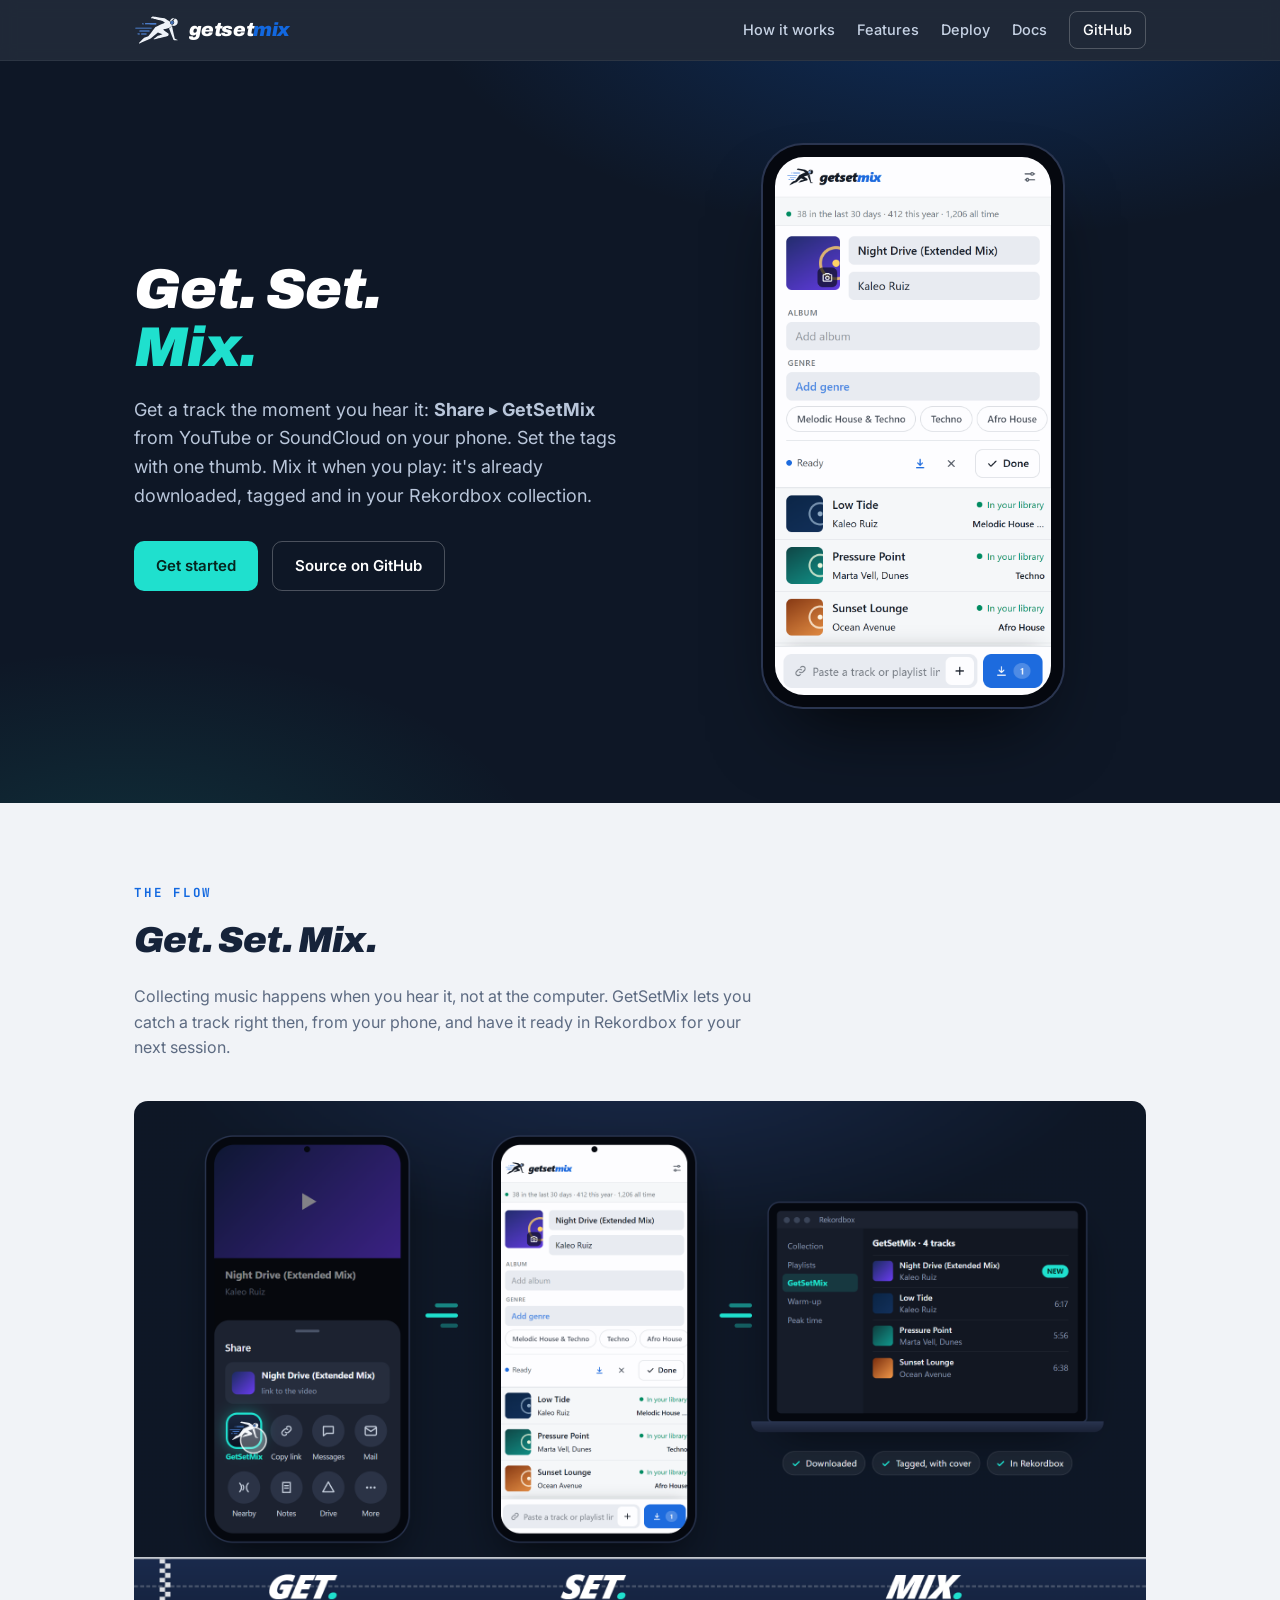
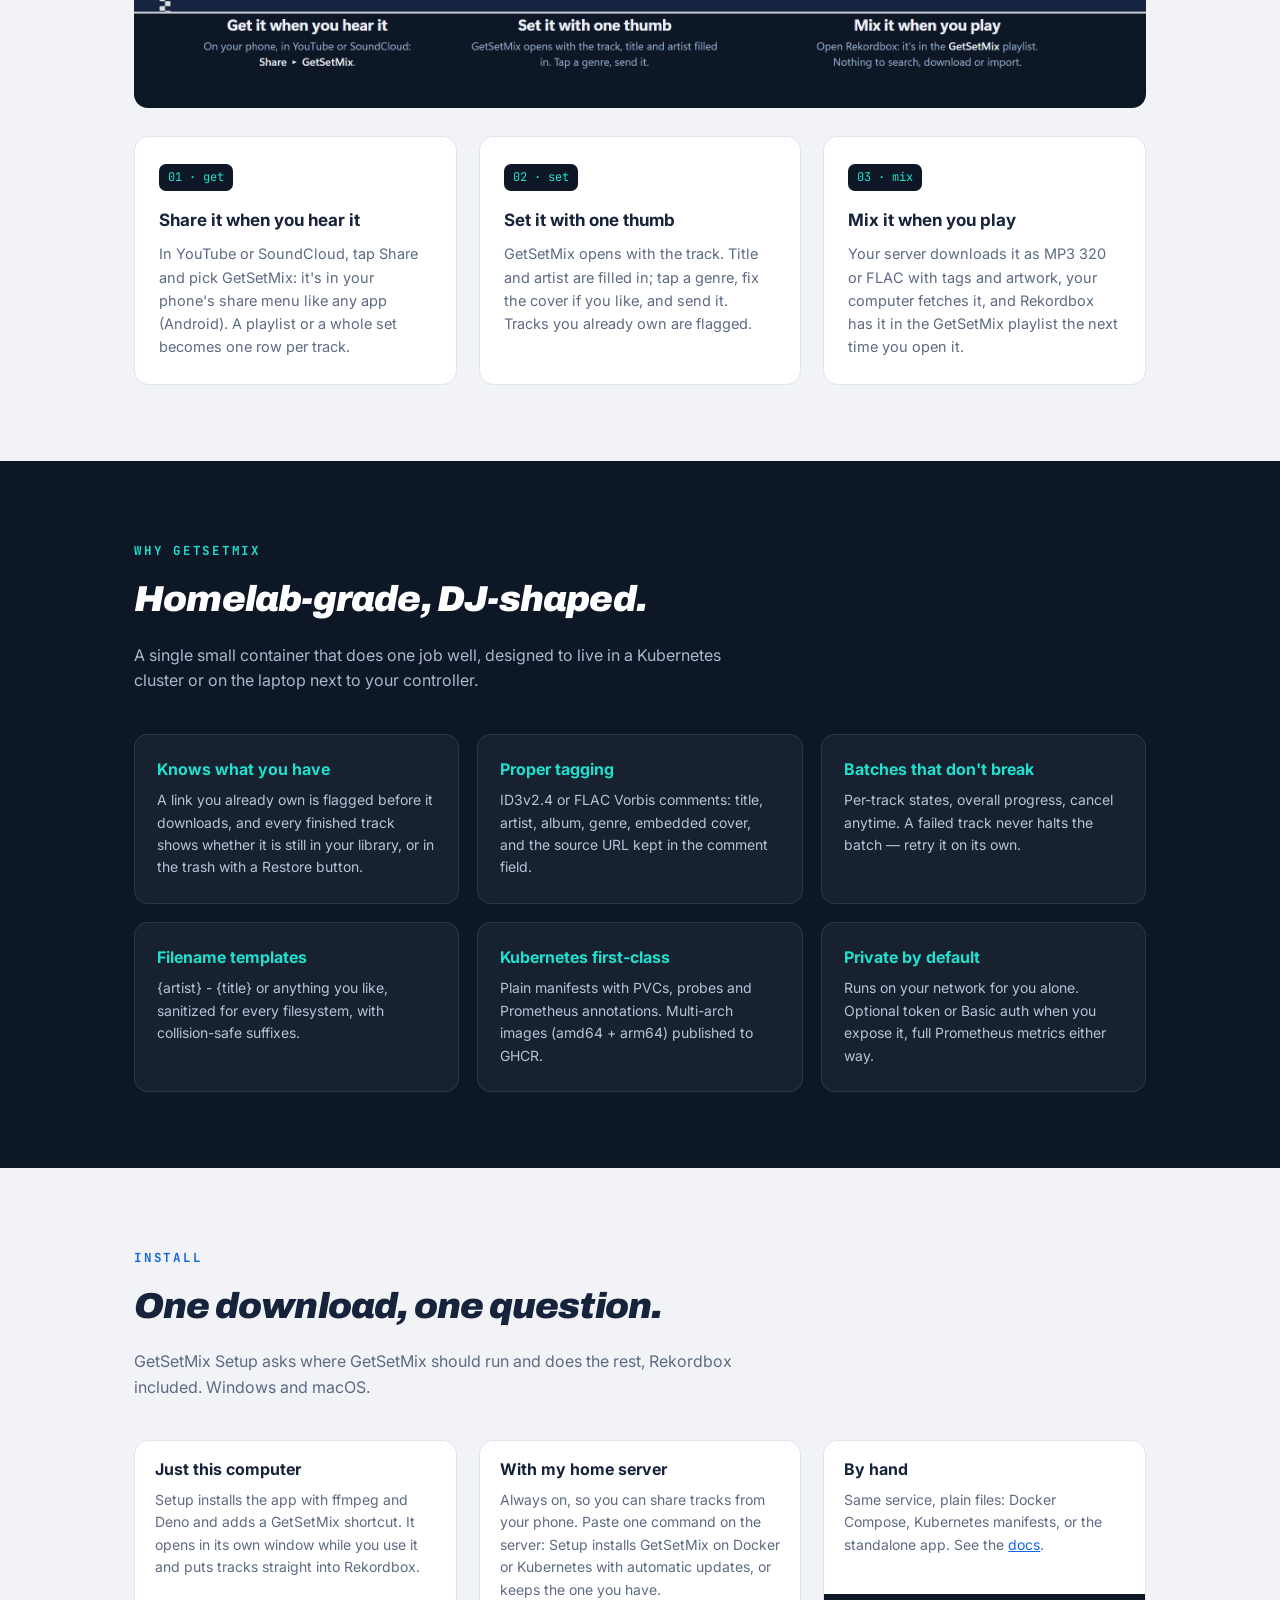
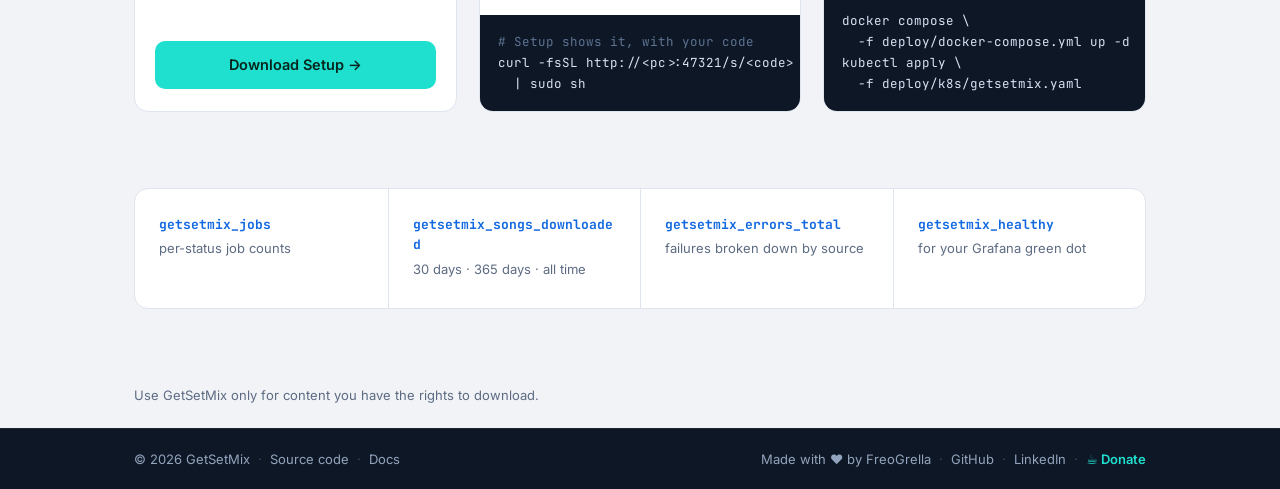
<file: site/index.html>
<!doctype html>
<html lang="en">
<head>
<meta charset="utf-8">
<meta name="viewport" content="width=device-width, initial-scale=1">
<title>GetSetMix — self-hosted DJ ingestion for your homelab</title>
<meta name="description" content="Paste a link, fix the tags, and land tracks straight in your Rekordbox library. Self-hosted, Kubernetes-ready, under 1 GB of RAM.">
<link rel="icon" href="assets/icon.svg" type="image/svg+xml">
<link rel="icon" href="assets/favicon.ico" sizes="any">
<link rel="preconnect" href="https://fonts.googleapis.com">
<link rel="preconnect" href="https://fonts.gstatic.com" crossorigin>
<link href="https://fonts.googleapis.com/css2?family=Archivo:ital,wght@1,900&family=Inter:wght@400;500;600&family=JetBrains+Mono:wght@400;700&display=swap" rel="stylesheet">
<link rel="stylesheet" href="style.css">
</head>
<body>

<header class="site-head">
  <div class="wrap">
    <a class="brand" href="./">
      <img src="assets/mark-light.svg" alt="">
      <b>getset<i>mix</i></b>
    </a>
    <nav>
      <a href="#flow">How it works</a>
      <a href="#features">Features</a>
      <a href="#deploy">Deploy</a>
      <a class="keep" href="docs.html">Docs</a>
      <a class="gh" href="https://github.com/Fre0Grella/getsetmix">GitHub</a>
    </nav>
  </div>
</header>

<div class="hero">
  <div class="dashes" aria-hidden="true"><span></span><span></span><span></span></div>
  <div class="wrap">
    <div>
      <h1>Get. Set.<br><span class="t">Mix.</span></h1>
      <p class="lead">Get a track the moment you hear it: <b>Share ▸ GetSetMix</b> from YouTube or SoundCloud on your phone. Set the tags with one thumb. Mix it when you play: it's already downloaded, tagged and in your Rekordbox collection.</p>
      <div class="cta-row">
        <a class="btn primary" href="docs.html#setup">Get started</a>
        <a class="btn ghost" href="https://github.com/Fre0Grella/getsetmix">Source on GitHub</a>
      </div>
    </div>

    <div class="hero-phone">
      <img src="assets/app-phone-shared.png" alt="GetSetMix on a phone, just after a track was shared from YouTube: title and artist filled in, genre one tap away" width="390" height="760">
    </div>
  </div>
</div>

<section id="flow">
  <div class="wrap">
    <span class="eyebrow">The flow</span>
    <h2>Get. Set. Mix.</h2>
    <p class="sub">Collecting music happens when you hear it, not at the computer. GetSetMix lets you catch a track right then, from your phone, and have it ready in Rekordbox for your next session.</p>
    <img class="flow-img" src="assets/share-flow.png" alt="Get: share a video to GetSetMix from the phone's share menu. Set: GetSetMix opens with the track, pick a genre. Mix: the track is in Rekordbox's GetSetMix playlist." width="1500" height="900">
    <div class="flow">
      <div class="step">
        <span class="k">01 · get</span>
        <h3>Share it when you hear it</h3>
        <p>In YouTube or SoundCloud, tap Share and pick GetSetMix: it's in your phone's share menu like any app (Android). A playlist or a whole set becomes one row per track.</p>
      </div>
      <div class="step">
        <span class="k">02 · set</span>
        <h3>Set it with one thumb</h3>
        <p>GetSetMix opens with the track. Title and artist are filled in; tap a genre, fix the cover if you like, and send it. Tracks you already own are flagged.</p>
      </div>
      <div class="step">
        <span class="k">03 · mix</span>
        <h3>Mix it when you play</h3>
        <p>Your server downloads it as MP3 320 or FLAC with tags and artwork, your computer fetches it, and Rekordbox has it in the GetSetMix playlist the next time you open it.</p>
      </div>
    </div>
  </div>
</section>

<section class="features" id="features">
  <div class="wrap">
    <span class="eyebrow">Why GetSetMix</span>
    <h2>Homelab-grade, DJ-shaped.</h2>
    <p class="sub">A single small container that does one job well, designed to live in a Kubernetes cluster or on the laptop next to your controller.</p>
    <div class="grid">
      <div class="feat"><h3>Knows what you have</h3><p>A link you already own is flagged before it downloads, and every finished track shows whether it is still in your library, or in the trash with a Restore button.</p></div>
      <div class="feat"><h3>Proper tagging</h3><p>ID3v2.4 or FLAC Vorbis comments: title, artist, album, genre, embedded cover, and the source URL kept in the comment field.</p></div>
      <div class="feat"><h3>Batches that don't break</h3><p>Per-track states, overall progress, cancel anytime. A failed track never halts the batch — retry it on its own.</p></div>
      <div class="feat"><h3>Filename templates</h3><p>{artist} - {title} or anything you like, sanitized for every filesystem, with collision-safe suffixes.</p></div>
      <div class="feat"><h3>Kubernetes first-class</h3><p>Plain manifests with PVCs, probes and Prometheus annotations. Multi-arch images (amd64 + arm64) published to GHCR.</p></div>
      <div class="feat"><h3>Private by default</h3><p>Runs on your network for you alone. Optional token or Basic auth when you expose it, full Prometheus metrics either way.</p></div>
    </div>
  </div>
</section>

<section id="deploy">
  <div class="wrap">
    <span class="eyebrow">Install</span>
    <h2>One download, one question.</h2>
    <p class="sub">GetSetMix Setup asks where GetSetMix should run and does the rest, Rekordbox included. Windows and macOS.</p>
    <div class="deploy-cols">
      <div class="deploy-card">
        <h3>Just this computer</h3>
        <p>Setup installs the app with ffmpeg and Deno and adds a GetSetMix shortcut. It opens in its own window while you use it and puts tracks straight into Rekordbox.</p>
        <div class="rel-cta">
          <a class="btn primary" href="https://github.com/Fre0Grella/getsetmix/releases/latest">Download Setup →</a>
        </div>
      </div>
      <div class="deploy-card">
        <h3>With my home server</h3>
        <p>Always on, so you can share tracks from your phone. Paste one command on the server: Setup installs GetSetMix on Docker or Kubernetes with automatic updates, or keeps the one you have.</p>
<pre class="term"><span class="c"># Setup shows it, with your code</span>
curl -fsSL http://&lt;pc&gt;:47321/s/&lt;code&gt; \
  | sudo sh</pre>
      </div>
      <div class="deploy-card">
        <h3>By hand</h3>
        <p>Same service, plain files: Docker Compose, Kubernetes manifests, or the standalone app. See the <a href="docs.html#quickstart">docs</a>.</p>
<pre class="term">docker compose \
  -f deploy/docker-compose.yml up -d
kubectl apply \
  -f deploy/k8s/getsetmix.yaml</pre>
      </div>
    </div>
  </div>
</section>

<div class="metrics">
  <div class="wrap">
    <div class="strip">
      <div class="cell"><b>getsetmix_jobs</b><span>per-status job counts</span></div>
      <div class="cell"><b>getsetmix_songs_downloaded</b><span>30 days · 365 days · all time</span></div>
      <div class="cell"><b>getsetmix_errors_total</b><span>failures broken down by source</span></div>
      <div class="cell"><b>getsetmix_healthy</b><span>for your Grafana green dot</span></div>
    </div>
  </div>
</div>

<p class="fineprint"><span class="wrap">Use GetSetMix only for content you have the rights to download.</span></p>
<footer class="site-footer">
  <div class="wrap">
    <div class="footer-group">
      <span>&copy; <span class="footer-year">2026</span> GetSetMix</span>
      <span class="footer-sep" aria-hidden="true">&middot;</span>
      <a href="https://github.com/Fre0Grella/getsetmix">Source code</a>
      <span class="footer-sep" aria-hidden="true">&middot;</span>
      <a href="docs.html">Docs</a>
    </div>
    <div class="footer-group">
      <span>Made with ❤️ by FreoGrella</span>
      <span class="footer-sep" aria-hidden="true">&middot;</span>
      <a href="https://github.com/Fre0Grella" target="_blank" rel="noreferrer">GitHub</a>
      <span class="footer-sep" aria-hidden="true">&middot;</span>
      <a href="https://www.linkedin.com/in/marco-galeri-2b6500384/" target="_blank" rel="noreferrer">LinkedIn</a>
      <span class="footer-sep" aria-hidden="true">&middot;</span>
      <a class="footer-donate" href="https://ko-fi.com/freogrella" target="_blank" rel="noreferrer">☕ Donate</a>
    </div>
  </div>
</footer>
<script>document.querySelectorAll(".footer-year").forEach(function (el) { el.textContent = new Date().getFullYear(); });</script>

</body>
</html>
</file>
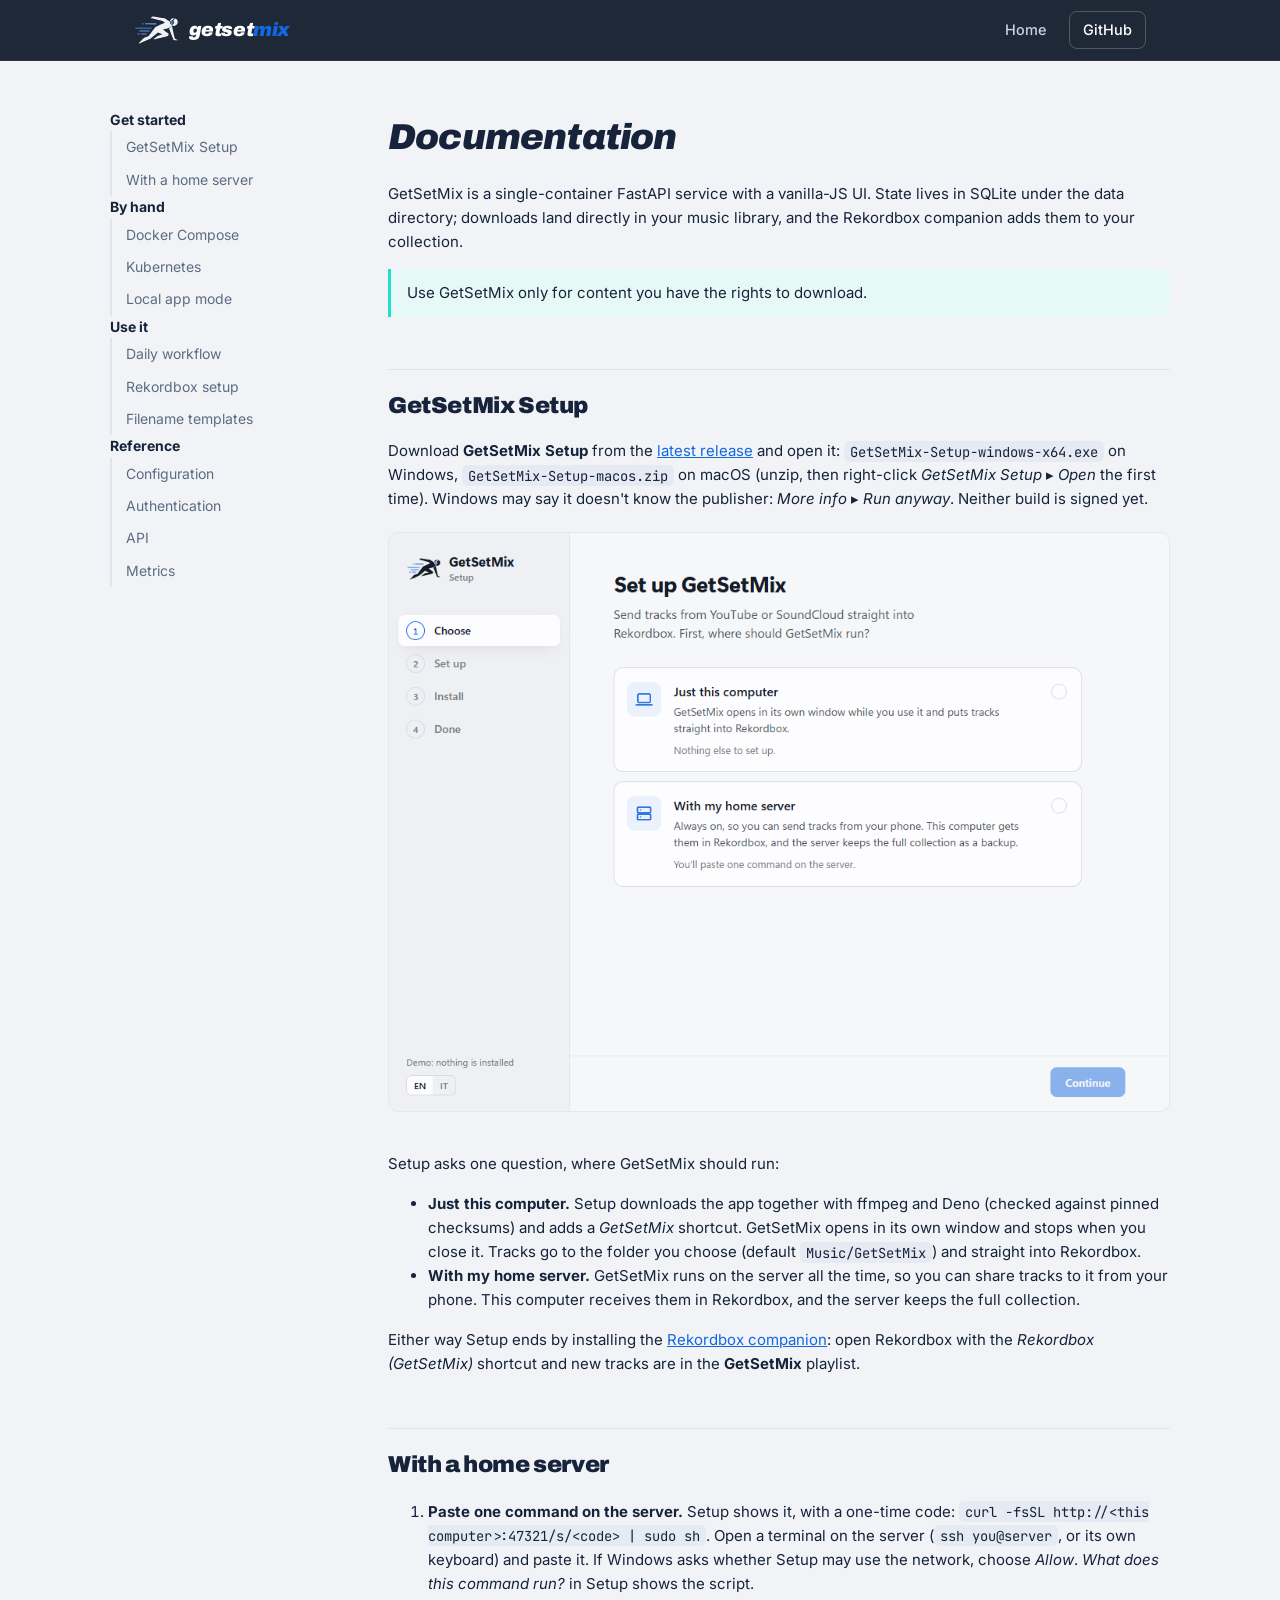
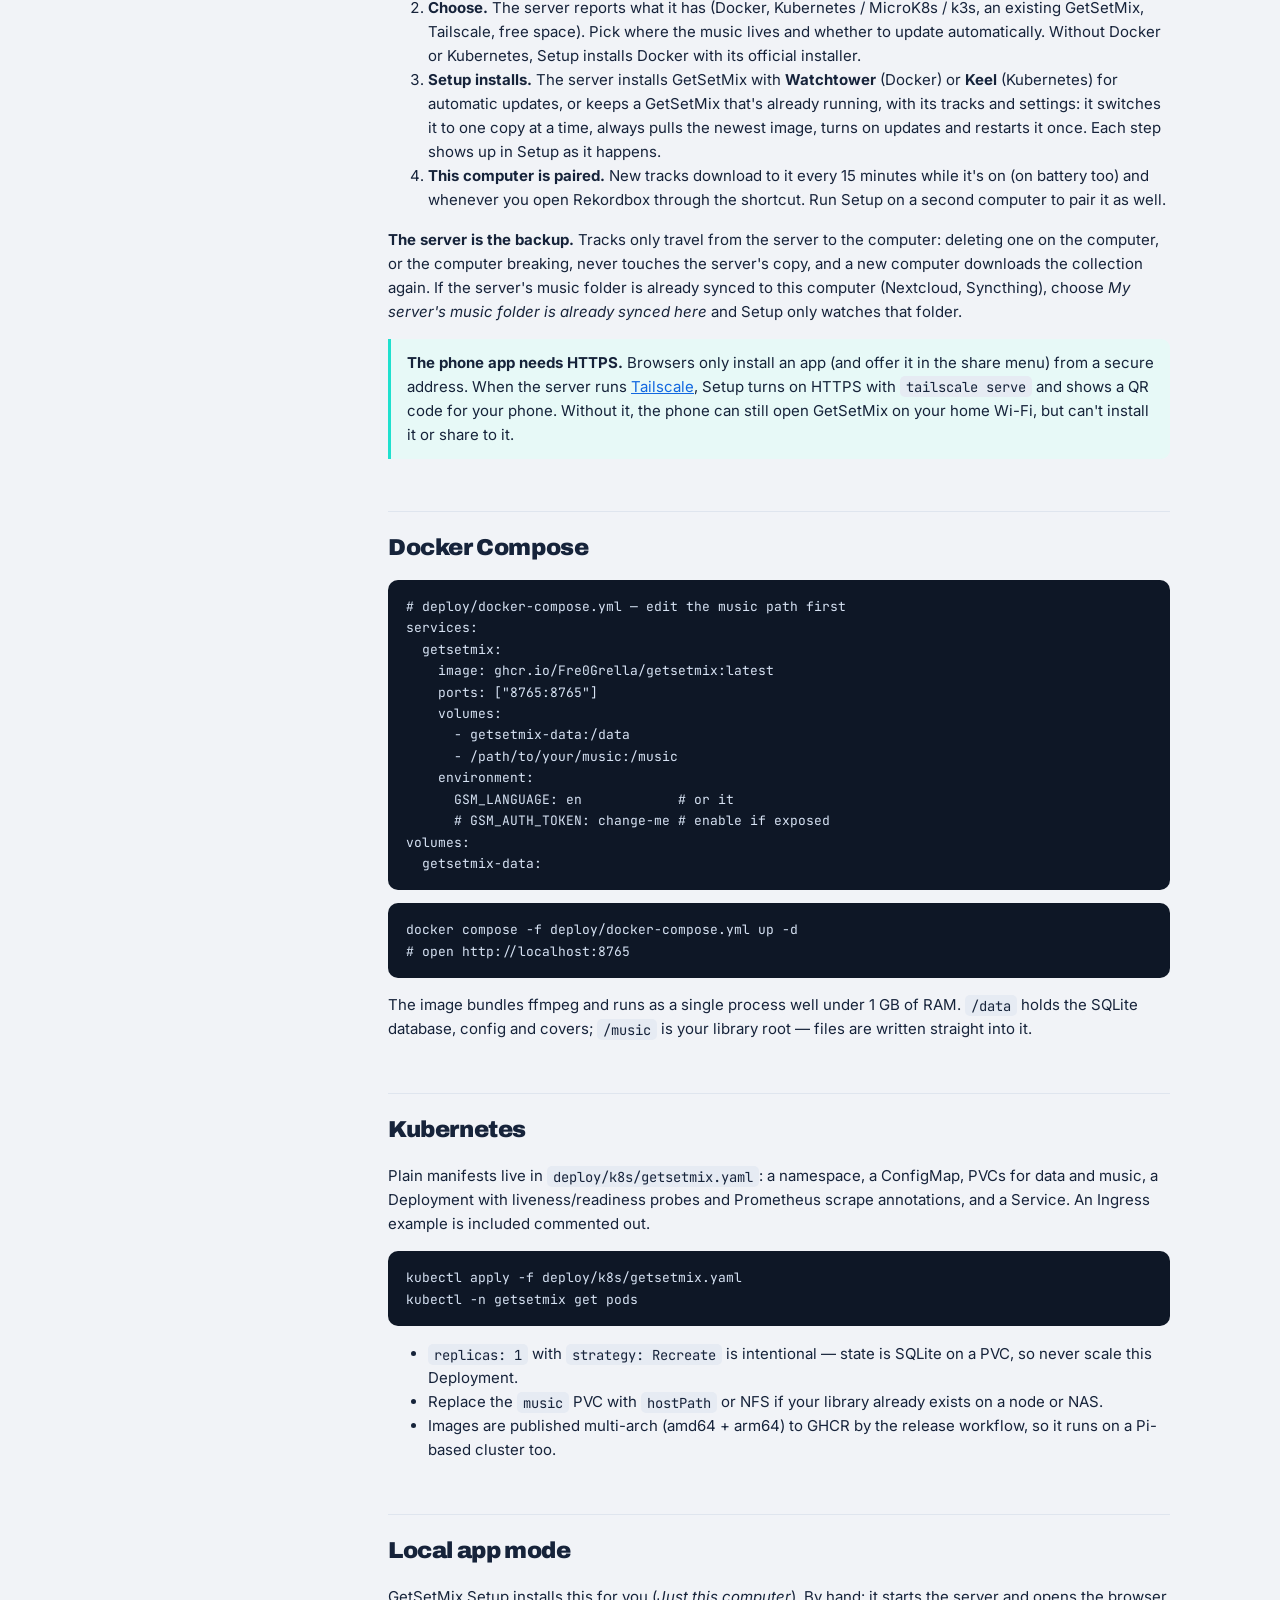
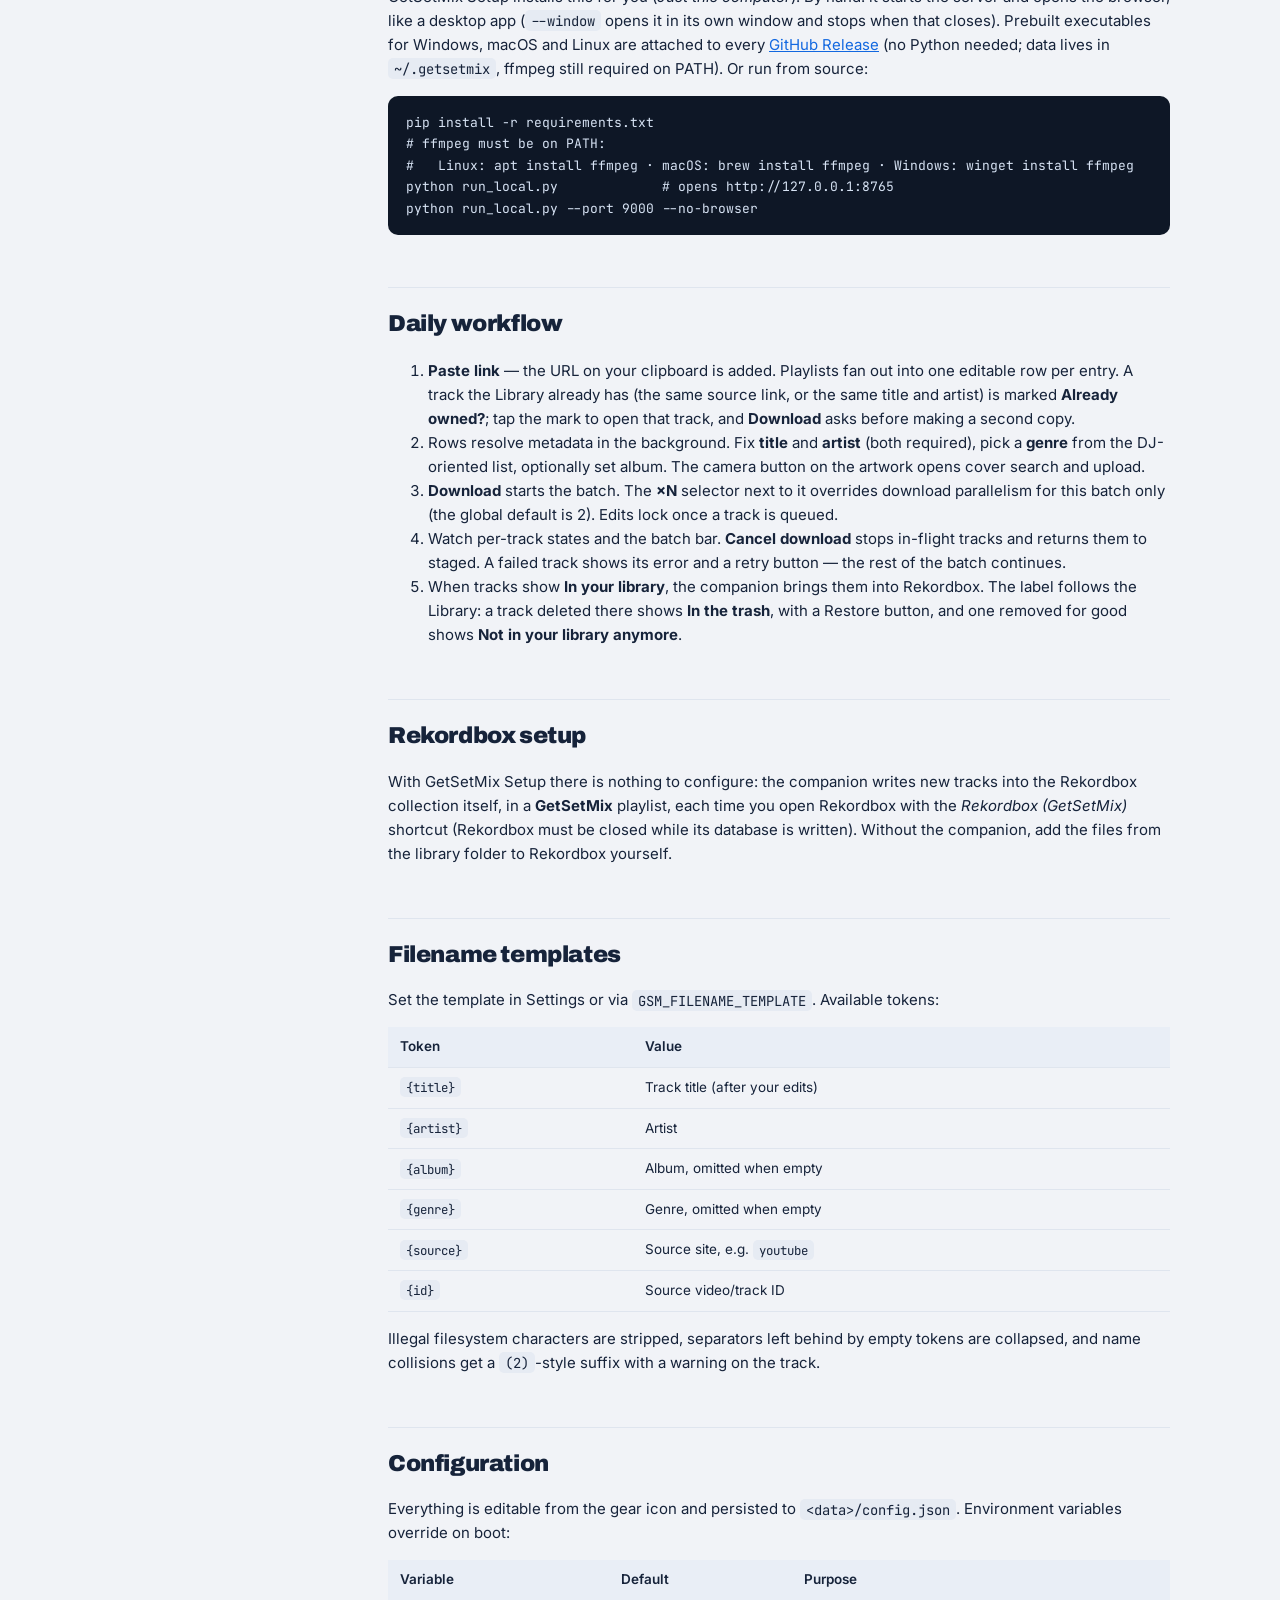
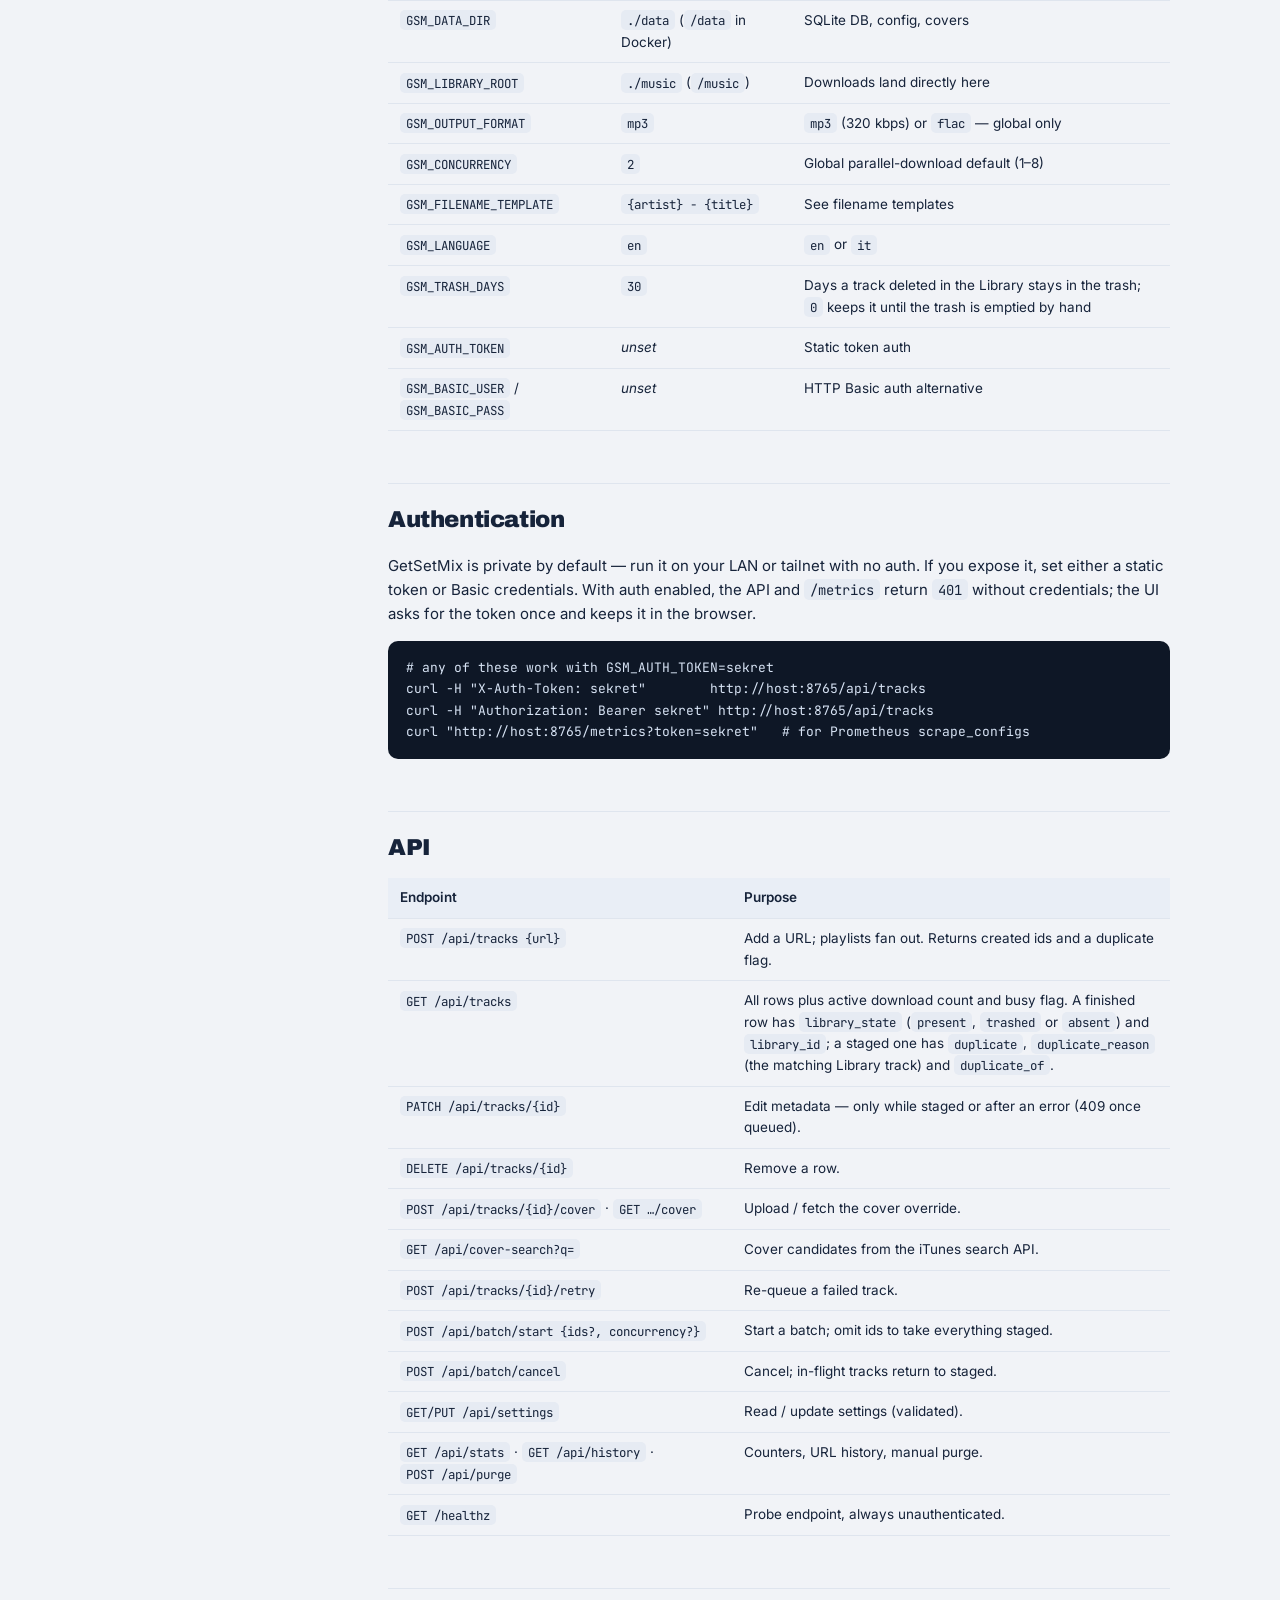
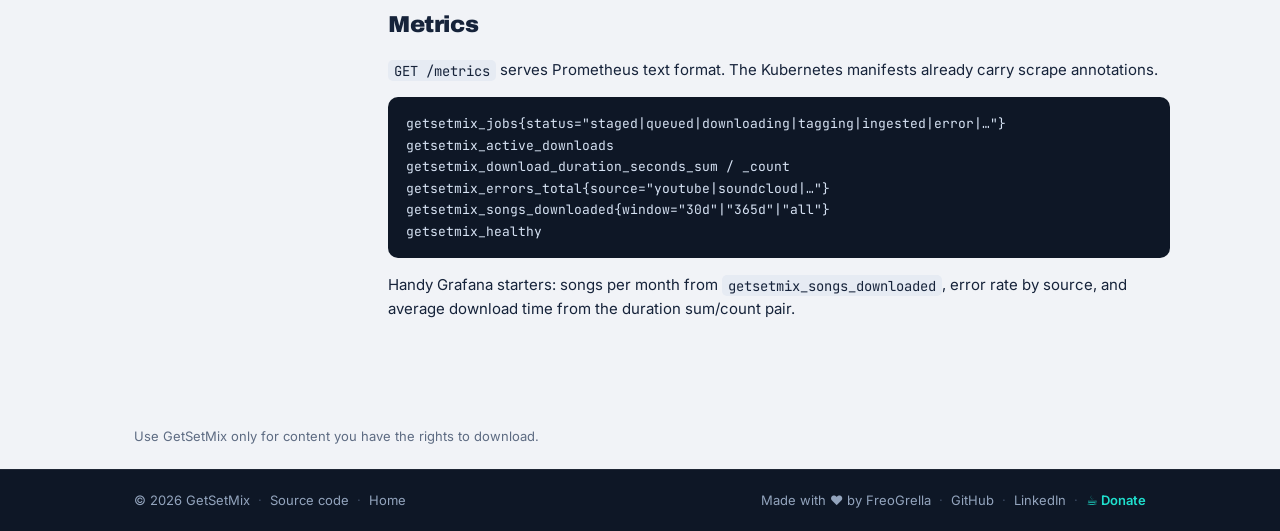
<file: site/docs.html>
<!doctype html>
<html lang="en">
<head>
<meta charset="utf-8">
<meta name="viewport" content="width=device-width, initial-scale=1">
<title>Docs — GetSetMix</title>
<meta name="description" content="Install, configure and run GetSetMix: Docker Compose, Kubernetes, local mode, Rekordbox integration, configuration reference, API and metrics.">
<link rel="icon" href="assets/icon.svg" type="image/svg+xml">
<link rel="icon" href="assets/favicon.ico" sizes="any">
<link rel="preconnect" href="https://fonts.googleapis.com">
<link rel="preconnect" href="https://fonts.gstatic.com" crossorigin>
<link href="https://fonts.googleapis.com/css2?family=Archivo:ital,wght@1,900&family=Inter:wght@400;500;600&family=JetBrains+Mono:wght@400;700&display=swap" rel="stylesheet">
<link rel="stylesheet" href="style.css">
</head>
<body>

<header class="site-head">
  <div class="wrap">
    <a class="brand" href="./">
      <img src="assets/mark-light.svg" alt="">
      <b>getset<i>mix</i></b>
    </a>
    <nav>
      <a class="keep" href="./">Home</a>
      <a class="gh" href="https://github.com/Fre0Grella/getsetmix">GitHub</a>
    </nav>
  </div>
</header>

<div class="wrap docs-layout">
  <nav class="docs-nav" aria-label="Documentation">
    <span class="h">Get started</span>
    <a href="#setup">GetSetMix Setup</a>
    <a href="#server">With a home server</a>
    <span class="h">By hand</span>
    <a href="#quickstart">Docker Compose</a>
    <a href="#kubernetes">Kubernetes</a>
    <a href="#local">Local app mode</a>
    <span class="h">Use it</span>
    <a href="#workflow">Daily workflow</a>
    <a href="#rekordbox">Rekordbox setup</a>
    <a href="#templates">Filename templates</a>
    <span class="h">Reference</span>
    <a href="#config">Configuration</a>
    <a href="#auth">Authentication</a>
    <a href="#api">API</a>
    <a href="#metrics">Metrics</a>
  </nav>

  <main class="docs-body">
    <h1>Documentation</h1>
    <p>GetSetMix is a single-container FastAPI service with a vanilla-JS UI. State lives in SQLite under the data directory; downloads land directly in your music library, and the Rekordbox companion adds them to your collection.</p>
    <p class="note">Use GetSetMix only for content you have the rights to download.</p>

    <h2 id="setup">GetSetMix Setup</h2>
    <p>Download <b>GetSetMix Setup</b> from the <a href="https://github.com/Fre0Grella/getsetmix/releases/latest">latest release</a> and open it: <code>GetSetMix-Setup-windows-x64.exe</code> on Windows, <code>GetSetMix-Setup-macos.zip</code> on macOS (unzip, then right-click <i>GetSetMix Setup</i> ▸ <i>Open</i> the first time). Windows may say it doesn't know the publisher: <i>More info</i> ▸ <i>Run anyway</i>. Neither build is signed yet.</p>
    <img src="assets/setup-welcome.png" alt="GetSetMix Setup asking where GetSetMix should run" width="1000" height="740" style="width:100%;height:auto;border-radius:10px;border:1px solid #e3e7ee;margin:6px 0 18px">
    <p>Setup asks one question, where GetSetMix should run:</p>
    <ul>
      <li><b>Just this computer.</b> Setup downloads the app together with ffmpeg and Deno (checked against pinned checksums) and adds a <i>GetSetMix</i> shortcut. GetSetMix opens in its own window and stops when you close it. Tracks go to the folder you choose (default <code>Music/GetSetMix</code>) and straight into Rekordbox.</li>
      <li><b>With my home server.</b> GetSetMix runs on the server all the time, so you can share tracks to it from your phone. This computer receives them in Rekordbox, and the server keeps the full collection.</li>
    </ul>
    <p>Either way Setup ends by installing the <a href="https://github.com/Fre0Grella/getsetmix/blob/main/companion/README.md">Rekordbox companion</a>: open Rekordbox with the <i>Rekordbox (GetSetMix)</i> shortcut and new tracks are in the <b>GetSetMix</b> playlist.</p>

    <h2 id="server">With a home server</h2>
    <ol>
      <li><b>Paste one command on the server.</b> Setup shows it, with a one-time code: <code>curl -fsSL http://&lt;this computer&gt;:47321/s/&lt;code&gt; | sudo sh</code>. Open a terminal on the server (<code>ssh you@server</code>, or its own keyboard) and paste it. If Windows asks whether Setup may use the network, choose <i>Allow</i>. <i>What does this command run?</i> in Setup shows the script.</li>
      <li><b>Choose.</b> The server reports what it has (Docker, Kubernetes / MicroK8s / k3s, an existing GetSetMix, Tailscale, free space). Pick where the music lives and whether to update automatically. Without Docker or Kubernetes, Setup installs Docker with its official installer.</li>
      <li><b>Setup installs.</b> The server installs GetSetMix with <b>Watchtower</b> (Docker) or <b>Keel</b> (Kubernetes) for automatic updates, or keeps a GetSetMix that's already running, with its tracks and settings: it switches it to one copy at a time, always pulls the newest image, turns on updates and restarts it once. Each step shows up in Setup as it happens.</li>
      <li><b>This computer is paired.</b> New tracks download to it every 15 minutes while it's on (on battery too) and whenever you open Rekordbox through the shortcut. Run Setup on a second computer to pair it as well.</li>
    </ol>
    <p><b>The server is the backup.</b> Tracks only travel from the server to the computer: deleting one on the computer, or the computer breaking, never touches the server's copy, and a new computer downloads the collection again. If the server's music folder is already synced to this computer (Nextcloud, Syncthing), choose <i>My server's music folder is already synced here</i> and Setup only watches that folder.</p>
    <p class="note"><b>The phone app needs HTTPS.</b> Browsers only install an app (and offer it in the share menu) from a secure address. When the server runs <a href="https://tailscale.com/download">Tailscale</a>, Setup turns on HTTPS with <code>tailscale serve</code> and shows a QR code for your phone. Without it, the phone can still open GetSetMix on your home Wi-Fi, but can't install it or share to it.</p>

    <h2 id="quickstart">Docker Compose</h2>
<pre># deploy/docker-compose.yml — edit the music path first
services:
  getsetmix:
    image: ghcr.io/Fre0Grella/getsetmix:latest
    ports: ["8765:8765"]
    volumes:
      - getsetmix-data:/data
      - /path/to/your/music:/music
    environment:
      GSM_LANGUAGE: en            # or it
      # GSM_AUTH_TOKEN: change-me # enable if exposed
volumes:
  getsetmix-data:</pre>
<pre>docker compose -f deploy/docker-compose.yml up -d
# open http://localhost:8765</pre>
    <p>The image bundles ffmpeg and runs as a single process well under 1&nbsp;GB of RAM. <code>/data</code> holds the SQLite database, config and covers; <code>/music</code> is your library root — files are written straight into it.</p>

    <h2 id="kubernetes">Kubernetes</h2>
    <p>Plain manifests live in <code>deploy/k8s/getsetmix.yaml</code>: a namespace, a ConfigMap, PVCs for data and music, a Deployment with liveness/readiness probes and Prometheus scrape annotations, and a Service. An Ingress example is included commented out.</p>
<pre>kubectl apply -f deploy/k8s/getsetmix.yaml
kubectl -n getsetmix get pods</pre>
    <ul>
      <li><code>replicas: 1</code> with <code>strategy: Recreate</code> is intentional — state is SQLite on a PVC, so never scale this Deployment.</li>
      <li>Replace the <code>music</code> PVC with <code>hostPath</code> or NFS if your library already exists on a node or NAS.</li>
      <li>Images are published multi-arch (amd64 + arm64) to GHCR by the release workflow, so it runs on a Pi-based cluster too.</li>
    </ul>

    <h2 id="local">Local app mode</h2>
    <p>GetSetMix Setup installs this for you (<i>Just this computer</i>). By hand: it starts the server and opens the browser, like a desktop app (<code>--window</code> opens it in its own window and stops when that closes). Prebuilt executables for Windows, macOS and Linux are attached to every <a href="https://github.com/Fre0Grella/getsetmix/releases">GitHub Release</a> (no Python needed; data lives in <code>~/.getsetmix</code>, ffmpeg still required on PATH). Or run from source:</p>
<pre>pip install -r requirements.txt
# ffmpeg must be on PATH:
#   Linux: apt install ffmpeg · macOS: brew install ffmpeg · Windows: winget install ffmpeg
python run_local.py             # opens http://127.0.0.1:8765
python run_local.py --port 9000 --no-browser</pre>

    <h2 id="workflow">Daily workflow</h2>
    <ol>
      <li><b>Paste link</b> — the URL on your clipboard is added. Playlists fan out into one editable row per entry. A track the Library already has (the same source link, or the same title and artist) is marked <b>Already owned?</b>; tap the mark to open that track, and <b>Download</b> asks before making a second copy.</li>
      <li>Rows resolve metadata in the background. Fix <b>title</b> and <b>artist</b> (both required), pick a <b>genre</b> from the DJ-oriented list, optionally set album. The camera button on the artwork opens cover search and upload.</li>
      <li><b>Download</b> starts the batch. The <b>×N</b> selector next to it overrides download parallelism for this batch only (the global default is 2). Edits lock once a track is queued.</li>
      <li>Watch per-track states and the batch bar. <b>Cancel download</b> stops in-flight tracks and returns them to staged. A failed track shows its error and a retry button — the rest of the batch continues.</li>
      <li>When tracks show <b>In your library</b>, the companion brings them into Rekordbox. The label follows the Library: a track deleted there shows <b>In the trash</b>, with a Restore button, and one removed for good shows <b>Not in your library anymore</b>.</li>
    </ol>

    <h2 id="rekordbox">Rekordbox setup</h2>
    <p>With GetSetMix Setup there is nothing to configure: the companion writes new tracks into the Rekordbox collection itself, in a <b>GetSetMix</b> playlist, each time you open Rekordbox with the <i>Rekordbox (GetSetMix)</i> shortcut (Rekordbox must be closed while its database is written). Without the companion, add the files from the library folder to Rekordbox yourself.</p>

    <h2 id="templates">Filename templates</h2>
    <p>Set the template in Settings or via <code>GSM_FILENAME_TEMPLATE</code>. Available tokens:</p>
    <table>
      <tr><th>Token</th><th>Value</th></tr>
      <tr><td><code>{title}</code></td><td>Track title (after your edits)</td></tr>
      <tr><td><code>{artist}</code></td><td>Artist</td></tr>
      <tr><td><code>{album}</code></td><td>Album, omitted when empty</td></tr>
      <tr><td><code>{genre}</code></td><td>Genre, omitted when empty</td></tr>
      <tr><td><code>{source}</code></td><td>Source site, e.g. <code>youtube</code></td></tr>
      <tr><td><code>{id}</code></td><td>Source video/track ID</td></tr>
    </table>
    <p>Illegal filesystem characters are stripped, separators left behind by empty tokens are collapsed, and name collisions get a <code>(2)</code>-style suffix with a warning on the track.</p>

    <h2 id="config">Configuration</h2>
    <p>Everything is editable from the gear icon and persisted to <code>&lt;data&gt;/config.json</code>. Environment variables override on boot:</p>
    <table>
      <tr><th>Variable</th><th>Default</th><th>Purpose</th></tr>
      <tr><td><code>GSM_DATA_DIR</code></td><td><code>./data</code> (<code>/data</code> in Docker)</td><td>SQLite DB, config, covers</td></tr>
      <tr><td><code>GSM_LIBRARY_ROOT</code></td><td><code>./music</code> (<code>/music</code>)</td><td>Downloads land directly here</td></tr>
      <tr><td><code>GSM_OUTPUT_FORMAT</code></td><td><code>mp3</code></td><td><code>mp3</code> (320&nbsp;kbps) or <code>flac</code> — global only</td></tr>
      <tr><td><code>GSM_CONCURRENCY</code></td><td><code>2</code></td><td>Global parallel-download default (1–8)</td></tr>
      <tr><td><code>GSM_FILENAME_TEMPLATE</code></td><td><code>{artist} - {title}</code></td><td>See filename templates</td></tr>
      <tr><td><code>GSM_LANGUAGE</code></td><td><code>en</code></td><td><code>en</code> or <code>it</code></td></tr>
      <tr><td><code>GSM_TRASH_DAYS</code></td><td><code>30</code></td><td>Days a track deleted in the Library stays in the trash; <code>0</code> keeps it until the trash is emptied by hand</td></tr>
      <tr><td><code>GSM_AUTH_TOKEN</code></td><td><i>unset</i></td><td>Static token auth</td></tr>
      <tr><td><code>GSM_BASIC_USER</code> / <code>GSM_BASIC_PASS</code></td><td><i>unset</i></td><td>HTTP Basic auth alternative</td></tr>
    </table>

    <h2 id="auth">Authentication</h2>
    <p>GetSetMix is private by default — run it on your LAN or tailnet with no auth. If you expose it, set either a static token or Basic credentials. With auth enabled, the API and <code>/metrics</code> return <code>401</code> without credentials; the UI asks for the token once and keeps it in the browser.</p>
<pre># any of these work with GSM_AUTH_TOKEN=sekret
curl -H "X-Auth-Token: sekret"        http://host:8765/api/tracks
curl -H "Authorization: Bearer sekret" http://host:8765/api/tracks
curl "http://host:8765/metrics?token=sekret"   # for Prometheus scrape_configs</pre>

    <h2 id="api">API</h2>
    <table>
      <tr><th>Endpoint</th><th>Purpose</th></tr>
      <tr><td><code>POST /api/tracks {url}</code></td><td>Add a URL; playlists fan out. Returns created ids and a duplicate flag.</td></tr>
      <tr><td><code>GET /api/tracks</code></td><td>All rows plus active download count and busy flag. A finished row has <code>library_state</code> (<code>present</code>, <code>trashed</code> or <code>absent</code>) and <code>library_id</code>; a staged one has <code>duplicate</code>, <code>duplicate_reason</code> (the matching Library track) and <code>duplicate_of</code>.</td></tr>
      <tr><td><code>PATCH /api/tracks/{id}</code></td><td>Edit metadata — only while staged or after an error (409 once queued).</td></tr>
      <tr><td><code>DELETE /api/tracks/{id}</code></td><td>Remove a row.</td></tr>
      <tr><td><code>POST /api/tracks/{id}/cover</code> · <code>GET …/cover</code></td><td>Upload / fetch the cover override.</td></tr>
      <tr><td><code>GET /api/cover-search?q=</code></td><td>Cover candidates from the iTunes search API.</td></tr>
      <tr><td><code>POST /api/tracks/{id}/retry</code></td><td>Re-queue a failed track.</td></tr>
      <tr><td><code>POST /api/batch/start {ids?, concurrency?}</code></td><td>Start a batch; omit ids to take everything staged.</td></tr>
      <tr><td><code>POST /api/batch/cancel</code></td><td>Cancel; in-flight tracks return to staged.</td></tr>
      <tr><td><code>GET/PUT /api/settings</code></td><td>Read / update settings (validated).</td></tr>
      <tr><td><code>GET /api/stats</code> · <code>GET /api/history</code> · <code>POST /api/purge</code></td><td>Counters, URL history, manual purge.</td></tr>
      <tr><td><code>GET /healthz</code></td><td>Probe endpoint, always unauthenticated.</td></tr>
    </table>

    <h2 id="metrics">Metrics</h2>
    <p><code>GET /metrics</code> serves Prometheus text format. The Kubernetes manifests already carry scrape annotations.</p>
<pre>getsetmix_jobs{status="staged|queued|downloading|tagging|ingested|error|…"}
getsetmix_active_downloads
getsetmix_download_duration_seconds_sum / _count
getsetmix_errors_total{source="youtube|soundcloud|…"}
getsetmix_songs_downloaded{window="30d"|"365d"|"all"}
getsetmix_healthy</pre>
    <p>Handy Grafana starters: songs per month from <code>getsetmix_songs_downloaded</code>, error rate by source, and average download time from the duration sum/count pair.</p>
  </main>
</div>

<p class="fineprint"><span class="wrap">Use GetSetMix only for content you have the rights to download.</span></p>
<footer class="site-footer">
  <div class="wrap">
    <div class="footer-group">
      <span>&copy; <span class="footer-year">2026</span> GetSetMix</span>
      <span class="footer-sep" aria-hidden="true">&middot;</span>
      <a href="https://github.com/Fre0Grella/getsetmix">Source code</a>
      <span class="footer-sep" aria-hidden="true">&middot;</span>
      <a href="./">Home</a>
    </div>
    <div class="footer-group">
      <span>Made with ❤️ by FreoGrella</span>
      <span class="footer-sep" aria-hidden="true">&middot;</span>
      <a href="https://github.com/Fre0Grella" target="_blank" rel="noreferrer">GitHub</a>
      <span class="footer-sep" aria-hidden="true">&middot;</span>
      <a href="https://www.linkedin.com/in/marco-galeri-2b6500384/" target="_blank" rel="noreferrer">LinkedIn</a>
      <span class="footer-sep" aria-hidden="true">&middot;</span>
      <a class="footer-donate" href="https://ko-fi.com/freogrella" target="_blank" rel="noreferrer">☕ Donate</a>
    </div>
  </div>
</footer>
<script>document.querySelectorAll(".footer-year").forEach(function (el) { el.textContent = new Date().getFullYear(); });</script>

</body>
</html>
</file>
<file: site/style.css>
/* GetSetMix site — brand tokens from the product UI */
:root {
  --ink: #0e1726;
  --ink-2: #14223a;
  --teal: #1fe0ce;
  --blue: #1268e0;
  --paper: #f1f3f7;
  --card: #ffffff;
  --line: #dfe5ee;
  --text: #16233a;
  --muted: #5d6b82;
  --green: #23a55a;
  --red: #d5484a;
  --radius: 14px;
  --display: "Archivo", system-ui, sans-serif;
  --body: "Inter", system-ui, -apple-system, sans-serif;
  --mono: "JetBrains Mono", ui-monospace, monospace;
}

* { box-sizing: border-box; }
html { scroll-behavior: smooth; }
body {
  margin: 0;
  font-family: var(--body);
  color: var(--text);
  background: var(--paper);
  line-height: 1.6;
  -webkit-font-smoothing: antialiased;
  overflow-x: clip; /* safety net: no page-wide horizontal scroll on mobile */
}
img { max-width: 100%; }
a { color: var(--blue); }
code, pre { font-family: var(--mono); }

.wrap { max-width: 1060px; margin: 0 auto; padding: 0 24px; }

/* ---------- header ---------- */
.site-head {
  position: sticky; top: 0; z-index: 50;
  background: rgba(14, 23, 38, .92);
  backdrop-filter: blur(8px);
  border-bottom: 1px solid rgba(255,255,255,.06);
}
.site-head .wrap {
  display: flex; align-items: center; gap: 14px;
  height: 60px;
}
.brand { display: flex; align-items: center; gap: 10px; text-decoration: none; }
.brand img { height: 30px; width: auto; display: block; }
.brand b {
  font-family: var(--display); font-weight: 900; font-style: italic;
  font-size: 19px; letter-spacing: -.4px; color: #fff;
}
.brand b i { color: var(--blue); font-style: italic; }
.site-head nav { margin-left: auto; display: flex; gap: 22px; align-items: center; }
.site-head nav a {
  color: #c6d2e4; text-decoration: none; font-size: 14.5px; font-weight: 500;
}
.site-head nav a:hover { color: var(--teal); }
.site-head nav a.gh {
  border: 1px solid rgba(255,255,255,.22); border-radius: 8px;
  padding: 6px 13px; color: #fff;
}
.site-head nav a.gh:hover { border-color: var(--teal); color: var(--teal); }

/* ---------- hero ---------- */
.hero {
  background:
    radial-gradient(900px 420px at 75% -10%, rgba(18,104,224,.28), transparent 60%),
    radial-gradient(700px 380px at 10% 110%, rgba(31,224,206,.12), transparent 60%),
    var(--ink);
  color: #fff;
  padding: 84px 0 96px;
  overflow: hidden;
  position: relative;
}
.hero .wrap { display: grid; grid-template-columns: 1.05fr 1fr; gap: 56px; align-items: center; }
.hero h1 {
  font-family: var(--display); font-weight: 900; font-style: italic;
  font-size: clamp(38px, 5vw, 56px); line-height: 1.04;
  letter-spacing: -1.2px; margin: 0 0 18px;
}
.hero h1 .t { color: var(--teal); }
.hero p.lead { color: #b9c6da; font-size: 18px; max-width: 46ch; margin: 0 0 30px; }
.cta-row { display: flex; gap: 14px; flex-wrap: wrap; }
.btn {
  display: inline-flex; align-items: center; gap: 9px;
  font-weight: 600; font-size: 15px; text-decoration: none;
  border-radius: 10px; padding: 12px 22px; transition: transform .15s ease;
}
.btn:hover { transform: translateY(-1px); }
.btn.primary { background: var(--teal); color: #06251f; }
.btn.ghost { border: 1px solid rgba(255,255,255,.25); color: #fff; }
.btn.ghost:hover { border-color: var(--teal); }
.hero .pull {
  margin-top: 26px; font-family: var(--mono); font-size: 13px;
  color: #8fa1bb; background: rgba(255,255,255,.05);
  border: 1px solid rgba(255,255,255,.09); border-radius: 9px;
  padding: 10px 14px; display: inline-block; user-select: all;
  max-width: 100%; overflow-wrap: anywhere;
}

/* speed dashes — the sprinter's motion lines */
.dashes { position: absolute; display: flex; flex-direction: column; gap: 7px; opacity: .9; }
.dashes span {
  height: 5px; border-radius: 99px; background: var(--teal);
  animation: dash 1.6s cubic-bezier(.4,0,.2,1) infinite;
}
.dashes span:nth-child(1) { width: 56px; }
.dashes span:nth-child(2) { width: 34px; animation-delay: .14s; margin-left: 14px; }
.dashes span:nth-child(3) { width: 20px; animation-delay: .28s; margin-left: 26px; }
@keyframes dash {
  0% { transform: translateX(0); opacity: 0; }
  25% { opacity: 1; }
  100% { transform: translateX(-46px); opacity: 0; }
}
.hero .dashes { left: -86px; top: 54%; }

/* ---------- hero app mock ---------- */
.hero-phone {
  width: 300px; justify-self: center; padding: 12px; border-radius: 40px; background: #05080f;
  box-shadow: 0 0 0 2px #2a3550, 0 40px 80px -30px rgba(0,0,0,.8);
}
.hero-phone img { display: block; width: 100%; height: auto; border-radius: 29px; }
.mock {
  background: #fbfcfe; color: var(--text);
  border-radius: var(--radius);
  box-shadow: 0 30px 80px rgba(0,0,0,.45);
  overflow: hidden; font-size: 13px;
  border: 1px solid rgba(255,255,255,.14);
}
.mock-bar {
  display: flex; align-items: center; gap: 10px;
  background: var(--ink); padding: 10px 14px;
}
.mock-bar img { height: 20px; }
.mock-bar .mb-btn {
  font-size: 11.5px; font-weight: 600; color: #dbe6f5;
  border: 1px solid rgba(255,255,255,.2); border-radius: 7px; padding: 4px 10px;
}
.mock-bar .mb-btn.accent { background: var(--teal); color: #06251f; border-color: transparent; }
.mock-row {
  display: flex; align-items: center; gap: 12px;
  padding: 11px 14px; border-bottom: 1px solid var(--line);
  position: relative;
}
.mock-row:nth-child(odd of .mock-row) { background: #fff; }
.mock-thumb {
  width: 64px; height: 40px; border-radius: 7px; flex: none;
  background: linear-gradient(135deg, var(--ink-2), var(--blue));
  position: relative; overflow: hidden;
}
.mock-thumb.t2 { background: linear-gradient(135deg, #3a1d52, var(--red)); }
.mock-thumb.t3 { background: linear-gradient(135deg, #0b3b34, var(--teal)); }
.mock-thumb::after {
  content: attr(data-dur); position: absolute; right: 3px; bottom: 3px;
  font-size: 9px; font-weight: 700; color: #fff;
  background: rgba(0,0,0,.65); border-radius: 4px; padding: 1px 4px;
}
.mock-meta { flex: 1; min-width: 0; }
.mock-meta .t { font-weight: 600; white-space: nowrap; overflow: hidden; text-overflow: ellipsis; }
.mock-meta .a { color: var(--muted); font-size: 12px; }
.mock-state { flex: none; font-size: 11.5px; font-weight: 700; text-align: right; min-width: 86px; }
.mock-state.done { color: var(--green); }
.mock-state.dl { color: var(--blue); font-variant-numeric: tabular-nums; }
.mock-state .chip {
  display: inline-block; border: 1px solid var(--line); border-radius: 99px;
  padding: 2px 9px; color: var(--muted); font-weight: 600;
}
.mock-progress {
  position: absolute; left: 0; bottom: -1px; height: 3px;
  background: linear-gradient(90deg, var(--blue), var(--teal));
  animation: grow 6s linear infinite;
}
@keyframes grow { from { width: 12%; } to { width: 92%; } }
.mock-fetch { display: flex; gap: 5px; align-items: center; }
.mock-fetch i {
  width: 16px; height: 4px; border-radius: 99px; background: var(--teal);
  animation: dash 1.3s ease-in-out infinite; display: block;
}
.mock-fetch i:nth-child(2) { width: 10px; animation-delay: .12s; }
.mock-fetch i:nth-child(3) { width: 6px; animation-delay: .24s; }
.mock-batch {
  display: flex; align-items: center; gap: 10px;
  padding: 9px 14px; background: #eef3fa; font-size: 11.5px; color: var(--muted);
}
.mock-batch .bar {
  flex: 1; height: 7px; border-radius: 99px; background: #d8e1ee; overflow: hidden; position: relative;
}
.mock-batch .bar i {
  position: absolute; inset: 0; width: 64%;
  background: linear-gradient(90deg, var(--green), #3ec97d);
  border-radius: 99px;
}
.mock-batch .bar i::after {
  content: ""; position: absolute; inset: 0;
  background: linear-gradient(110deg, transparent 30%, rgba(255,255,255,.5) 50%, transparent 70%);
  animation: sweep 1.8s linear infinite;
}
@keyframes sweep { from { transform: translateX(-100%); } to { transform: translateX(100%); } }

/* ---------- sections ---------- */
section { padding: 76px 0; }
.eyebrow {
  font-family: var(--mono); font-size: 12.5px; letter-spacing: .14em;
  text-transform: uppercase; color: var(--blue); font-weight: 700;
}
h2 {
  font-family: var(--display); font-weight: 900; font-style: italic;
  font-size: clamp(27px, 3.4vw, 36px); letter-spacing: -.8px;
  margin: 8px 0 14px;
}
.sub { color: var(--muted); max-width: 62ch; margin: 0 0 40px; }

/* flow */
.flow-img { display: block; width: 100%; height: auto; border-radius: var(--radius); margin: 0 0 28px; }
.flow { display: grid; grid-template-columns: repeat(3, 1fr); gap: 22px; }
.step {
  background: var(--card); border: 1px solid var(--line); border-radius: var(--radius);
  padding: 26px 24px;
}
.step .k {
  font-family: var(--mono); font-size: 12px; color: var(--teal);
  background: var(--ink); border-radius: 7px; padding: 4px 9px; display: inline-block;
}
.step h3 { margin: 16px 0 8px; font-size: 17px; }
.step p { margin: 0; color: var(--muted); font-size: 14.5px; }

/* features */
.features { background: var(--ink); color: #fff; }
.features .eyebrow { color: var(--teal); }
.features .sub { color: #a9b8cf; }
.grid { display: grid; grid-template-columns: repeat(3, 1fr); gap: 18px; }
.feat {
  background: rgba(255,255,255,.045); border: 1px solid rgba(255,255,255,.09);
  border-radius: var(--radius); padding: 22px 22px 24px;
}
.feat h3 { margin: 0 0 7px; font-size: 16px; color: var(--teal); }
.feat p { margin: 0; font-size: 14px; color: #b6c3d8; }

/* deploy */
.deploy-cols { display: grid; grid-template-columns: repeat(3, 1fr); gap: 22px; }
.deploy-card {
  background: var(--card); border: 1px solid var(--line);
  border-radius: var(--radius); overflow: hidden; display: flex; flex-direction: column;
}
.deploy-card h3 {
  margin: 0; padding: 16px 20px 0; font-size: 16px;
}
.deploy-card p { margin: 6px 0 14px; padding: 0 20px; color: var(--muted); font-size: 14px; flex: 1; }
.term {
  background: var(--ink); color: #d7e3f4; font-size: 12.5px;
  padding: 16px 18px; margin: 0; overflow-x: auto; line-height: 1.7;
}
.term .c { color: #5d7392; }
.term .t { color: var(--teal); }
.rel-cta { padding: 2px 20px 22px; margin-top: auto; }
.rel-cta .btn { width: 100%; justify-content: center; font-size: 14.5px; }

/* metrics strip */
.metrics { padding: 0 0 76px; }
.metrics .strip {
  background: var(--card); border: 1px solid var(--line); border-radius: var(--radius);
  display: grid; grid-template-columns: repeat(4, minmax(0, 1fr));
}
.metrics .cell { padding: 26px 24px; border-left: 1px solid var(--line); min-width: 0; }
.metrics .cell:first-child { border-left: 0; }
.metrics .cell b {
  display: block; font-family: var(--mono); font-size: 13px; color: var(--blue);
  overflow-wrap: anywhere; /* long metric names must wrap, not widen the page */
}
.metrics .cell span { font-size: 13px; color: var(--muted); }

/* footer */
/* As on BottleCount and Treblewise: the project on the left, who made it on
   the right, the donation in the accent; it wraps on a phone. */
.fineprint { margin: 0; padding: 0 0 22px; font-size: 13px; color: var(--muted); }
.fineprint .wrap { display: block; }
.site-footer {
  background: var(--ink); color: #93a4bd; font-size: 13px;
  padding: 20px 0; border-top: 1px solid rgba(255,255,255,.07);
}
.site-footer .wrap { display: flex; flex-wrap: wrap; align-items: center; justify-content: space-between; gap: 10px 18px; }
.footer-group { display: flex; flex-wrap: wrap; align-items: center; gap: 8px; }
.footer-sep { color: #3d4b63; }
.site-footer a { color: #93a4bd; text-decoration: none; transition: color .15s; }
.site-footer a:hover { color: #fff; }
.site-footer .footer-donate { color: var(--teal); font-weight: 600; }
.site-footer .footer-donate:hover { color: var(--teal); }

/* ---------- docs ---------- */
.docs-layout {
  display: grid; grid-template-columns: 230px 1fr; gap: 48px;
  padding: 48px 0 90px; align-items: start;
}
.docs-nav { position: sticky; top: 84px; font-size: 14px; }
.docs-nav a {
  display: block; color: var(--muted); text-decoration: none;
  padding: 5px 0 5px 14px; border-left: 2px solid var(--line);
}
.docs-nav a:hover { color: var(--blue); }
.docs-nav .h { font-weight: 700; color: var(--text); border: 0; padding-left: 0; margin-top: 16px; }
.docs-nav .h:first-child { margin-top: 0; }
.docs-body h1 {
  font-family: var(--display); font-weight: 900; font-style: italic;
  font-size: 36px; letter-spacing: -.8px; margin: 0 0 10px;
}
.docs-body h2 {
  font-size: 23px; margin: 52px 0 12px; padding-top: 18px;
  border-top: 1px solid var(--line); font-style: normal; letter-spacing: -.4px;
}
.docs-body h3 { font-size: 16.5px; margin: 28px 0 8px; }
.docs-body p, .docs-body li { font-size: 15px; }
.docs-body pre {
  background: var(--ink); color: #d7e3f4; font-size: 13px;
  border-radius: 10px; padding: 16px 18px; overflow-x: auto; line-height: 1.65;
}
.docs-body code { font-size: .92em; }
.docs-body :not(pre) > code {
  background: #e6ebf3; border-radius: 5px; padding: 1.5px 6px;
}
.docs-body table { width: 100%; border-collapse: collapse; font-size: 13.5px; }
.docs-body th, .docs-body td {
  text-align: left; padding: 9px 12px; border-bottom: 1px solid var(--line);
  vertical-align: top;
}
.docs-body th { background: #e9eef6; font-weight: 600; }
.docs-body td code { white-space: nowrap; }
.note {
  border-left: 3px solid var(--teal); background: #e7f9f7;
  border-radius: 0 9px 9px 0; padding: 12px 16px; font-size: 14px;
}

/* ---------- responsive / a11y ---------- */
:focus-visible { outline: 2px solid var(--blue); outline-offset: 2px; }
@media (max-width: 920px) {
  .hero .wrap { grid-template-columns: 1fr; gap: 44px; }
  .hero .dashes { display: none; }
  .flow, .grid, .deploy-cols { grid-template-columns: 1fr; }
  .metrics .strip { grid-template-columns: minmax(0, 1fr) minmax(0, 1fr); }
  .metrics .cell:nth-child(3) { border-left: 0; }
  .metrics .cell { border-top: 1px solid var(--line); }
  .metrics .cell:nth-child(-n+2) { border-top: 0; }
  .docs-layout { grid-template-columns: 1fr; gap: 24px; padding: 32px 0 70px; }
  .docs-nav { position: static; display: flex; flex-wrap: wrap; gap: 4px 16px; }
  .docs-nav .h { width: 100%; }
  .docs-nav a { border-left: 0; padding-left: 0; }
  /* wide reference tables scroll inside their own box instead of the page */
  .docs-body table { display: block; max-width: 100%; overflow-x: auto; }
  .site-head nav a:not(.gh):not(.keep) { display: none; }
}
@media (max-width: 560px) {
  .wrap { padding: 0 16px; }
  section { padding: 56px 0; }
  .metrics .strip { grid-template-columns: 1fr; }
  .metrics .cell, .metrics .cell:nth-child(3) { border-left: 0; border-top: 1px solid var(--line); }
  .metrics .cell:first-child { border-top: 0; }
  .docs-body h1 { font-size: 30px; }
  .docs-body h2 { font-size: 21px; margin-top: 40px; }
}
@media (prefers-reduced-motion: reduce) {
  .dashes span, .mock-fetch i, .mock-progress, .mock-batch .bar i::after { animation: none; }
  .btn:hover { transform: none; }
}
</file>
